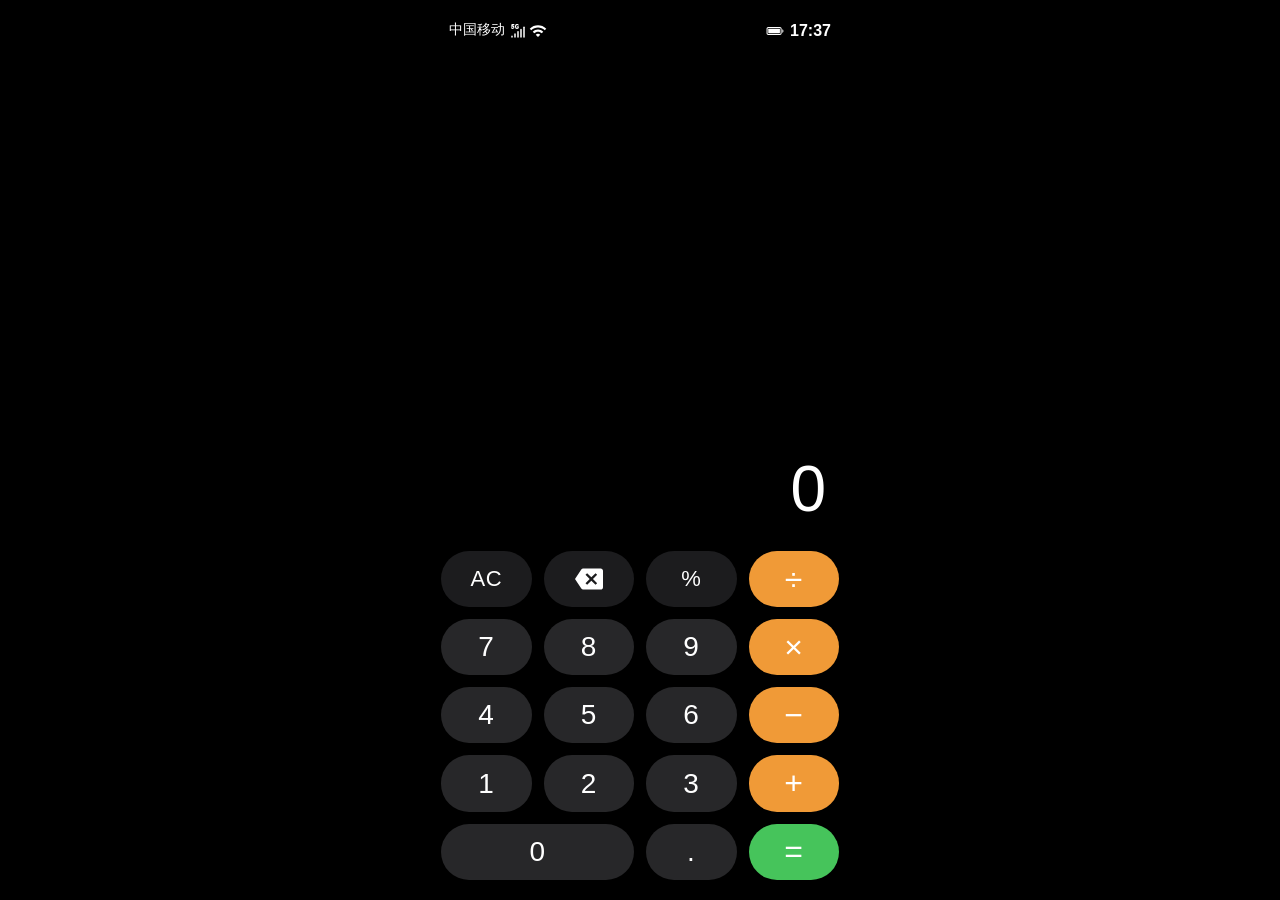
<file: index.html>
<!DOCTYPE html>
<html lang="zh-CN">
<head>
<meta charset="UTF-8">
<meta name="viewport" content="width=device-width, initial-scale=1.0, maximum-scale=1.0, user-scalable=no">
<title>魔术计算器</title>
<meta name="description" content="春晚同款魔术计算器，仿小米手机原生计算器UI，支持真实运算，隐藏魔术功能让你变身数学魔术师！">
<meta name="keywords" content="魔术计算器,春晚魔术,计算器魔术揭秘,小米计算器,数学魔术,在线计算器">

<!-- PWA Meta Tags -->
<meta name="theme-color" content="#000000">
<meta name="apple-mobile-web-app-capable" content="yes">
<meta name="apple-mobile-web-app-status-bar-style" content="black">
<meta name="apple-mobile-web-app-title" content="魔术计算器">
<meta name="application-name" content="魔术计算器">
<meta name="msapplication-TileColor" content="#000000">
<meta name="msapplication-config" content="browserconfig.xml">

<!-- PWA Manifest -->
<link rel="manifest" href="manifest.webmanifest">
<link rel="apple-touch-icon" href="icon-192.svg">

<link rel="stylesheet" href="styles.css">
</head>
<body>

<div class="calculator">
  <!-- 状态栏 -->
  <div class="status-bar">
    <div class="icons">
      <span class="carrier-info">中国移动 </span>
      <svg xmlns="http://www.w3.org/2000/svg" xmlns:xlink="http://www.w3.org/1999/xlink" viewBox="0 0 24 24" fill="white"><g fill="none"><path d="M12.896 3.62v-.002l-.002-.002l-.002-.004l-.006-.01a1.031 1.031 0 0 0-.056-.081a1.727 1.727 0 0 0-.134-.161a2.134 2.134 0 0 0-.514-.397c-.476-.266-1.155-.425-2.068-.258c-1.091.2-1.63.97-1.875 1.597A3.6 3.6 0 0 0 8 5.459v.026L8 5.494V6.75a2.5 2.5 0 0 0 2.5 2.5h.25a2.5 2.5 0 0 0 2.5-2.5v-.5a.75.75 0 0 0-.75-.75h-1.25a.75.75 0 0 0 0 1.5h.469a1 1 0 0 1-.969.75h-.25a1 1 0 0 1-1-1V5.501l.002-.034a2.1 2.1 0 0 1 .134-.62c.13-.332.341-.591.75-.666c.597-.11.917.01 1.064.091a.64.64 0 0 1 .17.134a.75.75 0 0 0 1.277-.786z" fill="currentColor"></path><path d="M4 2.75a.75.75 0 0 0-.745.667l-.25 2.25a.75.75 0 0 0 .88.82l1.006-.182a.728.728 0 1 1 .13 1.445h-.218a.75.75 0 0 1-.624-.334l-.055-.082a.75.75 0 0 0-1.248.832l.055.082A2.25 2.25 0 0 0 4.803 9.25h.219a2.228 2.228 0 1 0-.399-4.421l-.016.003l.064-.582h1.83a.75.75 0 0 0 0-1.5H4z" fill="currentColor"></path><path d="M21 7a1 1 0 0 0-2 0v13a1 1 0 0 0 2 0V7z" fill="currentColor"></path><path d="M17 9.995A.998.998 0 0 0 16 9c-.552 0-1 .446-1 .995v10.01c0 .55.448.995 1 .995s1-.446 1-.995V9.995z" fill="currentColor"></path><path d="M13 13a1 1 0 1 0-2 0v7a1 1 0 1 0 2 0v-7z" fill="currentColor"></path><path d="M9 15.994A.997.997 0 0 0 8 15c-.552 0-1 .445-1 .994v4.012c0 .549.448.994 1 .994s1-.445 1-.994v-4.012z" fill="currentColor"></path><path d="M5 18.984A.992.992 0 0 0 4 18c-.552 0-1 .44-1 .984v1.032c0 .544.448.984 1 .984s1-.44 1-.984v-1.032z" fill="currentColor"></path></g></svg>
      <svg viewBox="0 0 24 24" fill="white"><path d="M1 9l2 2c4.97-4.97 13.03-4.97 18 0l2-2C16.93 2.93 7.08 2.93 1 9zm8 8l3 3 3-3c-1.65-1.66-4.34-1.66-6 0zm-4-4l2 2c2.76-2.76 7.24-2.76 10 0l2-2C15.14 9.14 8.87 9.14 5 13z"/></svg>
    </div>
    <div class="status-right">
      <div class="icons battery-icon">
        <svg version="1.1" xmlns="http://www.w3.org/2000/svg" xmlns:xlink="http://www.w3.org/1999/xlink" x="0px" y="0px" viewBox="0 0 512 512" enable-background="new 0 0 512 512" xml:space="preserve" fill="white"><g><path d="M396,144H64c-26.4,0-48,21.6-48,48v128c0,26.4,21.6,48,48,48h332c26.4,0,48-21.6,48-48V192C444,165.6,422.4,144,396,144z
		 M416,320c0,11-9,20-20,20H64c-11,0-20-9-20-20V192c0-11,9-20,20-20h332c11,0,20,9,20,20V320z"></path><path d="M464,204.6v102.8c16,0,32-27.7,32-51.4C496,232.3,480,204.6,464,204.6z"></path><path d="M384,192H76c-6.6,0-12,5.4-12,12v104c0,6.6,5.4,12,12,12h308c6.6,0,12-5.4,12-12V204C396,197.4,390.6,192,384,192z"></path></g></svg>
      </div>
      <span class="time" id="statusTime"></span>
    </div>
  </div>

  <!-- 隐蔽的锁定指示器 -->
  <div class="lock-indicator" id="lockIndicator"></div>

  <!-- 显示区域 -->
  <div class="display-area">
    <div class="expression" id="expression"></div>
    <div class="result" id="result">0</div>
  </div>

  <!-- 按钮区域 -->
  <div class="buttons">
    <button class="btn btn-clear btn-func" id="btnClear" data-action="clear">AC</button>
    <button class="btn btn-func btn-backspace" data-action="backspace">
      <svg viewBox="0 0 24 24" fill="white"><path d="M22 3H7c-.69 0-1.23.35-1.59.88L0 12l5.41 8.11c.36.53.9.89 1.59.89h15c1.1 0 2-.9 2-2V5c0-1.1-.9-2-2-2zm-3 12.59L17.59 17 14 13.41 10.41 17 9 15.59 12.59 12 9 8.41 10.41 7 14 10.59 17.59 7 19 8.41 15.41 12 19 15.59z"/></svg>
    </button>
    <button class="btn btn-func btn-percent" data-action="percent">%</button>
    <button class="btn btn-op" data-action="operator" data-value="÷">÷</button>

    <button class="btn btn-number" data-action="number" data-value="7">7</button>
    <button class="btn btn-number" data-action="number" data-value="8">8</button>
    <button class="btn btn-number" data-action="number" data-value="9">9</button>
    <button class="btn btn-op" data-action="operator" data-value="×">×</button>

    <button class="btn btn-number" data-action="number" data-value="4">4</button>
    <button class="btn btn-number" data-action="number" data-value="5">5</button>
    <button class="btn btn-number" data-action="number" data-value="6">6</button>
    <button class="btn btn-op" data-action="operator" data-value="-">−</button>

    <button class="btn btn-number" data-action="number" data-value="1">1</button>
    <button class="btn btn-number" data-action="number" data-value="2">2</button>
    <button class="btn btn-number" data-action="number" data-value="3">3</button>
    <button class="btn btn-op" data-action="operator" data-value="+">+</button>

    <button class="btn btn-number btn-zero" data-action="number" data-value="0">0</button>
    <button class="btn btn-number" data-action="number" data-value=".">.</button>
    <button class="btn btn-equals" data-action="equals">=</button>
  </div>

  
</div>

<script src="script.js"></script>

<!-- PWA Service Worker Registration -->
<script>
if ('serviceWorker' in navigator) {
  window.addEventListener('load', function() {
    navigator.serviceWorker.register('./sw.js')
      .then(function(registration) {
        console.log('ServiceWorker registration successful with scope: ', registration.scope);
      })
      .catch(function(err) {
        console.log('ServiceWorker registration failed: ', err);
      });
  });
}
</script>

</body>
</html>
</file>
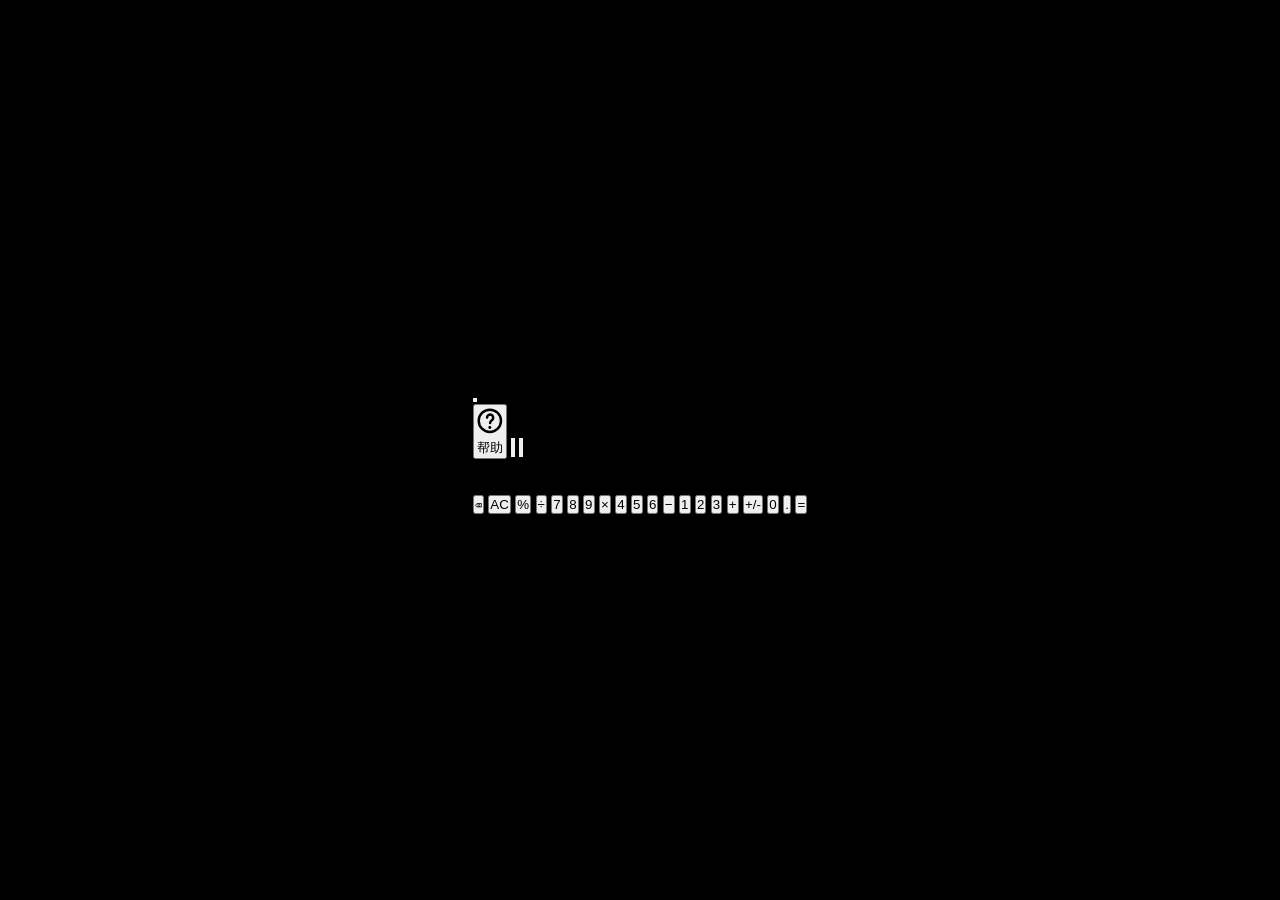
<file: robots.txt.html>
<!doctype html>
<html lang="zh-CN">
<head>
  <meta charset="UTF-8" />
  <meta name="viewport" content="width=device-width, initial-scale=1.0, viewport-fit=cover, user-scalable=no, maximum-scale=1" />
  <meta name="theme-color" content="#000000" />
  <meta name="description" content="春晚同款魔术计算器，和观众互动后算出的数字一定等于当前时间，快来体验魔术师的快乐。" />
  <meta name="apple-mobile-web-app-capable" content="yes" />
  <meta name="apple-mobile-web-app-status-bar-style" content="black" />
  <title>魔术计算器 - 春晚同款</title>
  <link rel="manifest" href="manifest.webmanifest" />
  <link rel="apple-touch-icon" href="icon-192.svg" />
  <link rel="stylesheet" href="styles.css" />
</head>
<body>
  <main class="phone">
    <section class="calc" aria-label="magic calculator">
      <header class="top-bar">
        <button class="icon-btn" id="icon-left" aria-label="menu">
          <span class="icon icon-list"></span>
        </button>
        <div class="top-right">
          <button class="icon-btn icon-btn-help" id="helpBtn" aria-label="help">
            <svg class="icon-svg" viewBox="0 0 24 24" aria-hidden="true">
              <circle cx="12" cy="12" r="9" fill="none" stroke="currentColor" stroke-width="2"></circle>
              <path d="M9.7 9.4a2.5 2.5 0 1 1 3.9 2.1c-.9.6-1.4 1.1-1.4 2.2" fill="none" stroke="currentColor" stroke-width="2" stroke-linecap="round"></path>
              <circle cx="12" cy="17.4" r="1.2" fill="currentColor"></circle>
            </svg>
            <span>帮助</span>
          </button>
          <button class="icon-btn" id="shareBtnTop" aria-label="share">
            <svg class="icon-svg icon-share" viewBox="0 0 24 24" aria-hidden="true">
              <path d="M22 10.981L15.027 2v4.99C3.075 6.99 1.711 16.678 2.043 22l.007-.041c.502-2.685.712-6.986 12.977-6.986v4.99L22 10.98z" fill="none" stroke="currentColor" stroke-width="2" stroke-linecap="round" stroke-linejoin="round"/>
            </svg>
          </button>
          <button class="icon-btn" id="icon-right" aria-label="keypad">
            <svg class="icon-svg" viewBox="0 0 24 24" aria-hidden="true">
              <rect x="3" y="2.5" width="18" height="19" rx="4" fill="none" stroke="currentColor" stroke-width="2"></rect>
              <rect x="6" y="5.5" width="12" height="3" rx="1.4" fill="currentColor"></rect>
              <circle cx="8" cy="12" r="1.2" fill="currentColor"></circle>
              <circle cx="12" cy="12" r="1.2" fill="currentColor"></circle>
              <circle cx="16" cy="12" r="1.2" fill="currentColor"></circle>
              <circle cx="8" cy="16" r="1.2" fill="currentColor"></circle>
              <circle cx="12" cy="16" r="1.2" fill="currentColor"></circle>
              <circle cx="16" cy="16" r="1.2" fill="currentColor"></circle>
            </svg>
          </button>
        </div>
      </header>

      <section class="display-wrap">
        <div id="expr" class="expr">&nbsp;</div>
        <div id="display" class="display">0</div>
      </section>

      <section id="debug" class="debug" aria-live="polite"></section>

      <section class="keys" id="keys">
        <button data-key="back" class="key key-fn">⌫</button>
        <button data-key="ac" class="key key-fn">AC</button>
        <button data-key="%" class="key key-fn">%</button>
        <button data-key="÷" class="key key-op">÷</button>

        <button data-key="7" class="key">7</button>
        <button data-key="8" class="key">8</button>
        <button data-key="9" class="key">9</button>
        <button data-key="×" class="key key-op">×</button>

        <button data-key="4" class="key">4</button>
        <button data-key="5" class="key">5</button>
        <button data-key="6" class="key">6</button>
        <button data-key="-" class="key key-op">−</button>

        <button data-key="1" class="key">1</button>
        <button data-key="2" class="key">2</button>
        <button data-key="3" class="key">3</button>
        <button data-key="+" class="key key-op">+</button>

        <button data-key="±" class="key key-sign">+/-</button>
        <button data-key="0" class="key">0</button>
        <button data-key="." class="key">.</button>
        <button data-key="=" class="key key-op">=</button>
      </section>
    </section>
  </main>

  <dialog id="configDialog" class="config">
    <form method="dialog" class="config-card" id="configForm">
      <div class="sheet-top">
        <div class="sheet-grabber" aria-hidden="true"></div>
        <div class="config-head">
          <h2>魔术配置</h2>
          <button type="button" id="cfgClose" class="cfg-close" aria-label="关闭">✕</button>
        </div>
      </div>

      <div class="sheet-body">
        <button type="button" id="cfgHelpDoc" class="cfg-help-link">帮助文档</button>

        <label class="cfg-item cfg-item-first">
          真实数字输入次数
          <input type="number" min="1" max="20" step="1" id="cfgCount" />
        </label>

        <label class="cfg-item">
          计算时间延时（秒）
          <input type="number" min="0" max="3600" step="1" id="cfgDelay" />
        </label>

        <label class="cfg-item">
          魔术模式启动暗号
          <input type="text" inputmode="numeric" id="cfgStartCode" placeholder="请填写数字，留空默认启动" maxlength="5" />
        </label>

        <label class="switch-row cfg-item" for="cfgDebug">
          <span>调试信息</span>
          <span class="switch">
            <input type="checkbox" id="cfgDebug" />
            <span class="slider"></span>
          </span>
        </label>

        <button value="save" id="cfgSave" class="cfg-btn cfg-btn-primary cfg-save-btn">保存</button>

        <button type="button" id="shareBtnDrawer" class="cfg-btn cfg-btn-outline hidden" aria-label="分享">
          <svg class="icon-svg icon-share" viewBox="0 0 24 24" aria-hidden="true">
            <path d="M22 10.981L15.027 2v4.99C3.075 6.99 1.711 16.678 2.043 22l.007-.041c.502-2.685.712-6.986 12.977-6.986v4.99L22 10.98z" fill="none" stroke="currentColor" stroke-width="2" stroke-linecap="round" stroke-linejoin="round"/>
          </svg>
          <span>分享给好友</span>
        </button>
      </div>
    </form>
  </dialog>

  <dialog id="helpDialog" class="config">
    <section class="config-card help-card" id="helpCard">
      <div class="sheet-top">
        <div class="sheet-grabber" aria-hidden="true"></div>
        <div class="config-head">
          <h2>魔术操作说明</h2>
          <button type="button" id="helpClose" class="cfg-close" aria-label="关闭">✕</button>
        </div>
      </div>

      <div class="sheet-body help-content">
        <section class="help-item">
          <h3>第一环节（真实输入）</h3>
          <p>观众输入一个或多个数字，每次按 <code>+</code> 进行累加，得到 <code>R1</code>。</p>
        </section>

        <section class="help-item">
          <h3>第二环节（魔术输出）</h3>
          <p>进入第二环节后，按键值会被忽略。每按一次，只会输出预设 <code>R2</code> 的下一位，最终满足 <code>R1 + R2 = 目标时间</code>。</p>
        </section>

        <section class="help-item">
          <h3>进入配置代码</h3>
          <p><code>88224466(上上下下左左右右）=</code></p>
        </section>

        <section class="help-item">
          <h3>魔术模式启动暗号</h3>
          <p>可在配置里设置一个启动数字（最多5位）作为暗号。若设置了暗号，只有第一笔输入数字等于该暗号时，才进入魔术模式；留空则默认直接启动魔术模式。</p>
        </section>

        <section class="help-item help-item-emphasis">
          <h3>添加到桌面（推荐）</h3>
          <p>Safari 点击分享按钮 → 选择「添加到主屏幕」，可获得更稳定的全屏体验。</p>
        </section>

        <section class="help-item help-footer">
          <p>感谢使用，欢迎关注开发者小红书（<a href="https://xhslink.com/m/7R05R3CWsJk" target="_blank" rel="noopener noreferrer">奇思妙坦</a>），X（<a href="https://x.com/tankxu" target="_blank" rel="noopener noreferrer">@tankxu</a>）。</p>
        </section>
      </div>
    </section>
  </dialog>

  <div id="toast" class="toast" role="status" aria-live="polite"></div>

  <script src="script.js"></script>
</body>
</html>
</file>
<file: styles.css>
* {
  margin: 0;
  padding: 0;
  box-sizing: border-box;
  -webkit-tap-highlight-color: transparent;
  user-select: none;
}

body {
  background: #000;
  display: flex;
  justify-content: center;
  align-items: center;
  min-height: 100vh;
  font-family: 'MiSans', -apple-system, 'Helvetica Neue', 'PingFang SC', 'Microsoft YaHei', sans-serif;
  overflow: auto;
}

.calculator {
  width: 100%;
  max-width: 430px;
  height: 100vh;
  max-height: 932px;
  background: #000;
  display: flex;
  flex-direction: column;
  position: relative;
  margin: 0 auto;
}

/* 顶部状态栏 */
.status-bar {
  display: flex;
  justify-content: space-between;
  align-items: center;
  padding: 12px 24px 0;
  height: 50px;
  color: #fff;
  font-size: 14px;
  font-weight: 600;
}

.status-bar .time {
  font-size: 16px;
  font-weight: 700;
}

.status-bar .icons {
  display: flex;
  gap: 2px;
  align-items: center;
}

.status-bar .icons:first-child {
  margin-right: auto;
}

.status-right {
  display: flex;
  align-items: center;
  gap: 6px;
  margin-left: auto;
}

.battery-icon {
  margin-right: 16px;
}

.status-bar .icons svg {
  width: 18px;
  height: 18px;
}

.carrier-info {
  color: #fff;
  font-size: 14px;
  font-weight: 550;
  margin-right: 2px;
  position: relative;
  top: -1px;
}

/* 显示区域 */
.display-area {
  flex: 1;
  display: flex;
  flex-direction: column;
  justify-content: flex-end;
  padding: 0 28px 16px;
  min-height: 200px;
  overflow: hidden;
}

.expression {
  color: rgba(255, 255, 255, 0.4);
  font-size: 22px;
  text-align: right;
  min-height: 32px;
  line-height: 32px;
  font-weight: 300;
  letter-spacing: 1px;
  overflow: hidden;
  text-overflow: ellipsis;
  white-space: nowrap;
  transition: all 0.15s ease;
}

.result {
  color: #fff;
  font-size: 64px;
  text-align: right;
  font-weight: 300;
  letter-spacing: 1px;
  line-height: 1.15;
  min-height: 74px;
  transition: font-size 0.15s ease;
  overflow: hidden;
  text-overflow: ellipsis;
  white-space: nowrap;
}

.result.small {
  font-size: 48px;
}

.result.xsmall {
  font-size: 36px;
}

/* 按钮区域 */
.buttons {
  display: grid;
  grid-template-columns: repeat(4, 1fr);
  gap: 12px;
  padding: 8px 16px 20px;
}

.btn {
  aspect-ratio: 1 / 0.62;
  border-radius: 28px;
  border: none;
  font-size: 28px;
  font-weight: 400;
  cursor: pointer;
  display: flex;
  align-items: center;
  justify-content: center;
  transition: background-color 0.1s ease, transform 0.08s ease;
  position: relative;
  overflow: hidden;
  font-family: inherit;
  letter-spacing: 0.5px;
}

.btn:active {
  transform: scale(0.95);
}

/* 数字键 - 深灰色 */
.btn-number {
  background: #272729;
  color: #fff;
}

.btn-number:active {
  background: #3a3a3c;
}

/* 功能键 - 略浅灰色 */
.btn-func {
  background: #1c1c1e;
  color: #fff;
  font-size: 22px;
}

/* 操作键 - 橙色 */
.btn-op {
  background: #f09a37;
  color: #fff;
  font-size: 32px;
}

.btn-op:active {
  background: #d4862e;
}

.btn-op.active {
  background: #fff;
  color: #f09a37;
}

/* 等号键 - 绿色 */
.btn-equals {
  background: #46c45b;
  color: #fff;
  font-size: 32px;
}

.btn-equals:active {
  background: #3bab4e;
}

/* 0键 - 占两列 */
.btn-zero {
  grid-column: span 2;
  aspect-ratio: 2.12 / 0.62;
  border-radius: 28px;
}

/* AC / C 键 */
.btn-clear {
  background: #1c1c1e;
  color: #fff;
  font-size: 22px;
}

.btn-clear:active {
  background: #333;
}

/* 退格键 */
.btn-backspace {
  background: #1c1c1e;
  color: #fff;
}

.btn-backspace svg {
  width: 28px;
  height: 28px;
}

/* 百分号 */
.btn-percent {
  background: #1c1c1e;
  color: #fff;
  font-size: 22px;
}

/* 波纹效果 */
.btn .ripple {
  position: absolute;
  border-radius: 50%;
  background: rgba(255, 255, 255, 0.15);
  transform: scale(0);
  animation: ripple 0.4s ease-out;
  pointer-events: none;
}

@keyframes ripple {
  to {
    transform: scale(2.5);
    opacity: 0;
  }
}

/* 版权信息 */
.copyright {
  text-align: center;
  font-size: 10px;
  color: rgba(255, 255, 255, 0.2);
  padding: 0 14px 5px;
  line-height: 1.6;
}

.copyright a {
  color: rgba(255, 255, 255, 0.28);
  text-decoration: none;
}

.copyright a:active {
  color: rgba(255, 255, 255, 0.45);
}

/* 锁定状态小提示 - 极其隐蔽 */
.lock-indicator {
  position: absolute;
  top: 50px;
  right: 24px;
  width: 4px;
  height: 4px;
  border-radius: 50%;
  background: transparent;
  transition: background 0.3s ease;
}

.lock-indicator.locked {
  background: rgba(70, 196, 91, 0.35);
}

/* 全屏模式样式 */
:fullscreen {
  background: #000;
}

:-webkit-full-screen {
  background: #000;
}

:-ms-fullscreen {
  background: #000;
}

:fullscreen .calculator {
  width: 100vw;
  height: 100vh;
  max-width: none;
  max-height: none;
}

:-webkit-full-screen .calculator {
  width: 100vw;
  height: 100vh;
  max-width: none;
  max-height: none;
}

:-ms-fullscreen .calculator {
  width: 100vw;
  height: 100vh;
  max-width: none;
  max-height: none;
}

/* 响应式 */
@media (max-height: 700px) {
  .btn {
    aspect-ratio: 1 / 0.52;
    border-radius: 22px;
    font-size: 24px;
  }
  .btn-zero {
    aspect-ratio: 2.12 / 0.52;
  }
  .result {
    font-size: 52px;
  }
  .buttons {
    gap: 8px;
    padding: 8px 12px 24px;
  }
}

@media (min-height: 800px) {
  .display-area {
    min-height: 280px;
  }
}
</file>
